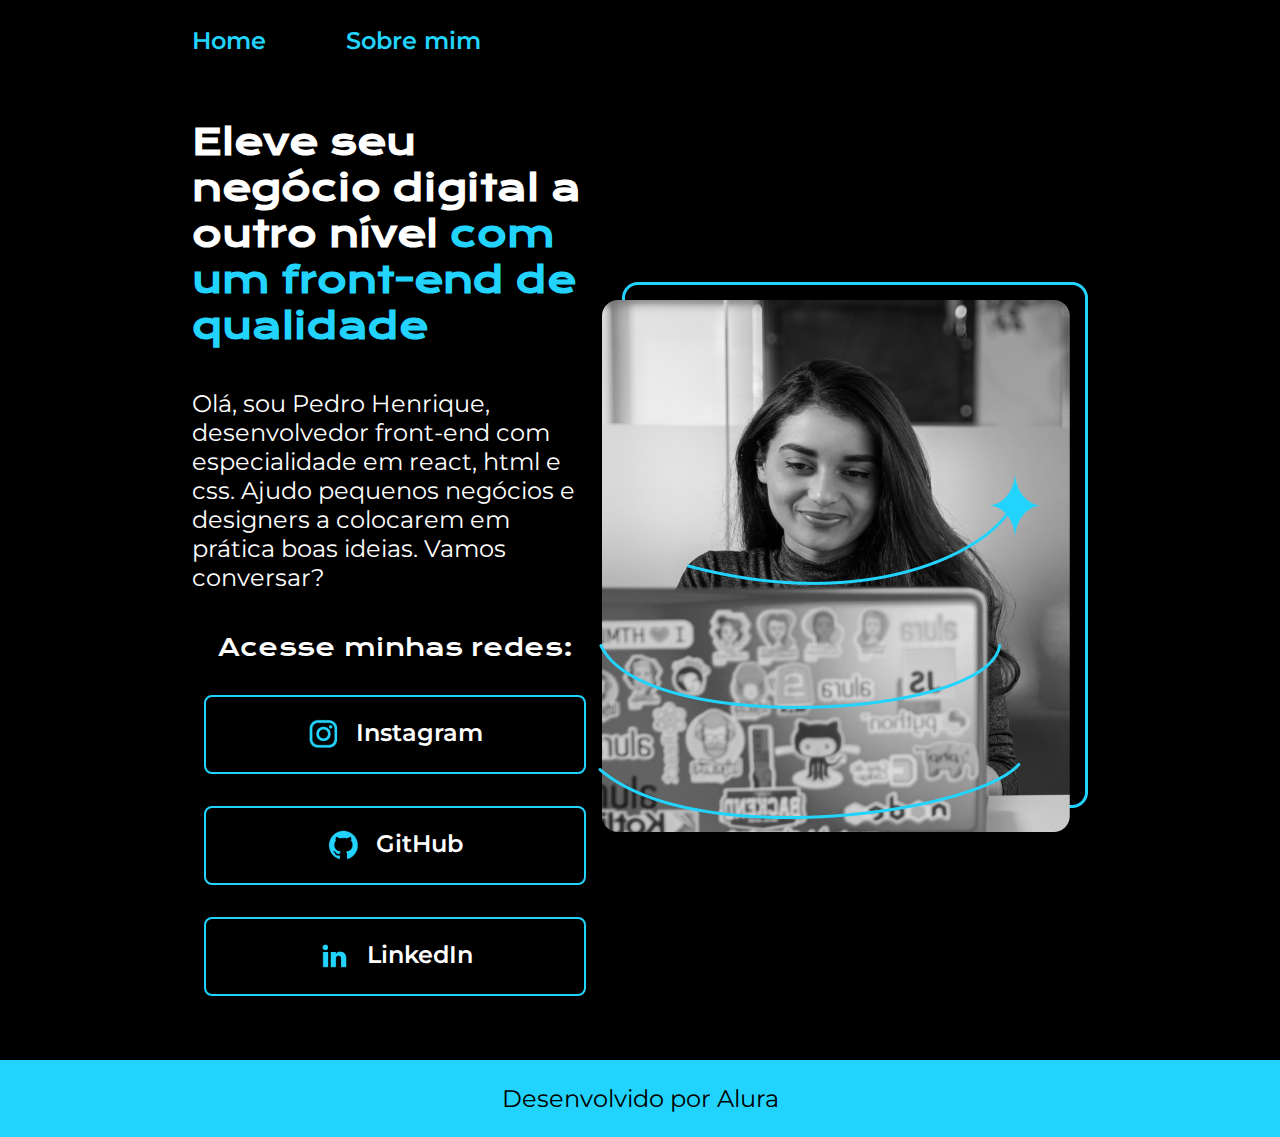
<file: index.html>
<!DOCTYPE html>
<html lang="pt-br">

<head>
    <meta charset="UTF-8">
    <meta http-equiv="X-UA-Compatible" content="IE-Edge">
    <meta name="viewport" content="width=device-width, initial-scale=1.0">
    <title>Portifólio</title>
    <link rel="stylesheet" href="/styles/style.css">
</head>

<body>
    <header class="cabecalho">
        <nav class="cabecalho__menu">
            <a class="cabecalho__menu__link" href="index.html">Home</a>
            <a class="cabecalho__menu__link" href="about.html">Sobre mim</a>
        </nav>
    </header>
    <main class="apresentacao">
        <section class="apresentacao__conteudo">
            <h1 class="apresentacao__conteudo__titulo">Eleve seu negócio digital a outro nível <strong
                    class="titulo-destaque"> com um front-end de qualidade</strong></h1>
            <p class="apresentacao__conteudo__texto">Olá, sou Pedro Henrique, desenvolvedor front-end com especialidade
                em react, html e css. Ajudo pequenos negócios e designers a colocarem em prática boas ideias. Vamos
                conversar?</p>
            <div class="apresentacao__links">
                <h2 class="apresentacao__links__subtitulo">Acesse minhas redes:</h2>
                <a class="apresentacao__links__botoes" href="https://github.com">
                    <img src="assets/instagram.png" alt="Logo do Instagram">
                    Instagram
                </a>
                <a class="apresentacao__links__botoes" href="https://github.com/">
                    <img src="/assets/github.png" alt="Logo do GitHub">
                    GitHub
                </a>
                <a class="apresentacao__links__botoes" href="https://github.com/">
                    <img src="/assets/linkedin.png" alt="Logo do LinkedIn">
                    LinkedIn
                </a>
            </div>
        </section>
        <img src="/assets/front-end.png" alt="Joana programando">
    </main>
    <footer class="rodape">
        <p>Desenvolvido por Alura</p>
    </footer>
</body>

</html>
</file>
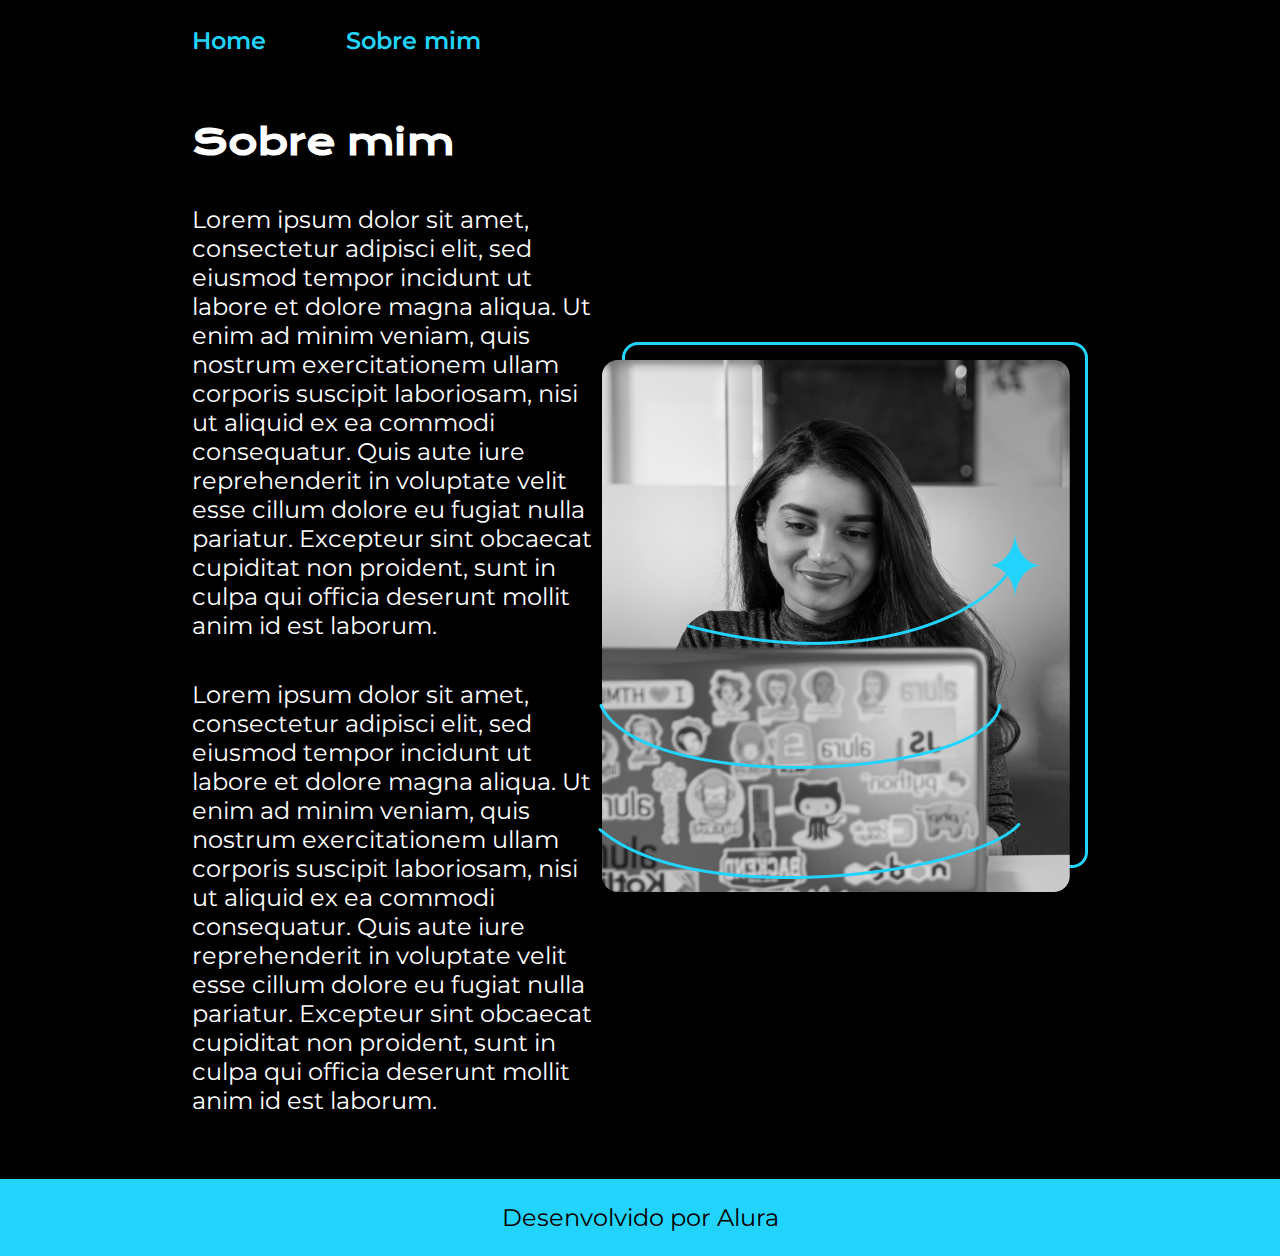
<file: about.html>
<!DOCTYPE html>
<html lang="en">

<head>

    <meta charset="UTF-8">
    <meta http-equiv="X-UA-Compatible" content="IE-Edge">
    <meta name="viewport" content="width=device-width, initial-scale=1.0">
    <title>Sobre mim</title>
    <link rel="stylesheet" href="styles/style.css">
</head>

<body>
    <header class="cabecalho">
        <nav class="cabecalho__menu">
            <a class="cabecalho__menu__link" href="index.html">Home</a>
            <a class="cabecalho__menu__link" href="about.html">Sobre mim</a>
        </nav>
    </header>
    <main class="apresentacao">
        <section class="apresentacao__conteudo">
            <h1 class="apresentacao__conteudo__titulo">Sobre mim</h1>
            <p class="apresentacao__conteudo__texto">Lorem ipsum dolor sit amet, consectetur adipisci elit, sed eiusmod
                tempor incidunt ut labore et dolore magna aliqua. Ut enim ad minim veniam, quis nostrum exercitationem
                ullam corporis suscipit laboriosam, nisi ut aliquid ex ea commodi consequatur. Quis aute iure
                reprehenderit in voluptate velit esse cillum dolore eu fugiat nulla pariatur. Excepteur sint obcaecat
                cupiditat non proident, sunt in culpa qui officia deserunt mollit anim id est laborum.</p>
            <p class="apresentacao__conteudo__texto">Lorem ipsum dolor sit amet, consectetur adipisci elit, sed eiusmod
                tempor incidunt ut labore et dolore magna aliqua. Ut enim ad minim veniam, quis nostrum exercitationem
                ullam corporis suscipit laboriosam, nisi ut aliquid ex ea commodi consequatur. Quis aute iure
                reprehenderit in voluptate velit esse cillum dolore eu fugiat nulla pariatur. Excepteur sint obcaecat
                cupiditat non proident, sunt in culpa qui officia deserunt mollit anim id est laborum.</p>
        </section>
        <img src="/assets/front-end.png" alt="Joana programando">
    </main>
    <footer class="rodape">
        <p>Desenvolvido por Alura</p>
    </footer>
</body>

</html>
</file>
<file: styles/style.css>
@import url('https://fonts.googleapis.com/css2?family=Krona+One&display=swap');

@import url('https://fonts.googleapis.com/css2?family=Montserrat&display=swap');

@import url('https://fonts.googleapis.com/css2?family=Montserrat:wght@600&display=swap');


:root {
    --cor-primaria: black;
    --cor-secundaria: white;
    --cor-terciaria: #22d4fd;
    --cor-hover: #272727;

    --fonte-primaria: 'Krona One', sans-serif;
    --fonte-secundaria: 'Montserrat', sans-serif;
}

* {
    margin: 0;
    padding: 0;
}

body {
    box-sizing: border-box;
    background-color: var(--cor-primaria);
    color: var(--cor-secundaria);
}

.titulo-destaque {
    color: var(--cor-terciaria);
}

.cabecalho {
    padding: 2% 0% 0% 15%;
}

.cabecalho__menu {
    display: flex;
    gap: 80px;
}

.cabecalho__menu__link {
    font-family: var(--fonte-secundaria);
    font-size: 24px;
    font-weight: 600;
    color: var(--cor-terciaria);
    text-decoration: none;
}

.apresentacao {
    padding: 5% 15%;
    display: flex;
    align-items: center;
    justify-content: space-between;
}

.apresentacao__conteudo {
    width: 615px;
    display: flex;
    flex-direction: column;
    gap: 40px;
}

.apresentacao__conteudo__titulo {
    font-size: 36px;
    font-family: var(--fonte-primaria);
}

.apresentacao__conteudo__texto {
    font-size: 24px;
    font-family: var(--fonte-secundaria);
}

.apresentacao__links {
    display: flex;
    flex-direction: column;
    justify-content: space-between;   
    align-items: center;
    gap: 32px;
}
    
.apresentacao__links__subtitulo {
    font-family: var(--fonte-primaria);
    font-weight: 400;
    font-size: 24px;

}

.apresentacao__links__botoes {
    display: flex;
    justify-content: center;
    gap: 16px;
    border: 2px solid var(--cor-terciaria);
    color: var(--cor-secundaria);
    width: 378px;
    text-align: center;
    border-radius: 8px;
    font-size: 24px;
    font-weight: 600;
    padding: 21.5px 0;
    text-decoration: none;
    font-family: var(--fonte-secundaria);
}

.apresentacao__links__botoes:hover {
    background-color: var(--cor-hover);
}

.rodape {
    color: var(--cor-primaria);
    background-color: var(--cor-terciaria);
    padding: 24px;
    text-align: center;
    font-family: var(--fonte-secundaria);
    font-size: 24px;
    font-weight: 400;
}
</file>
